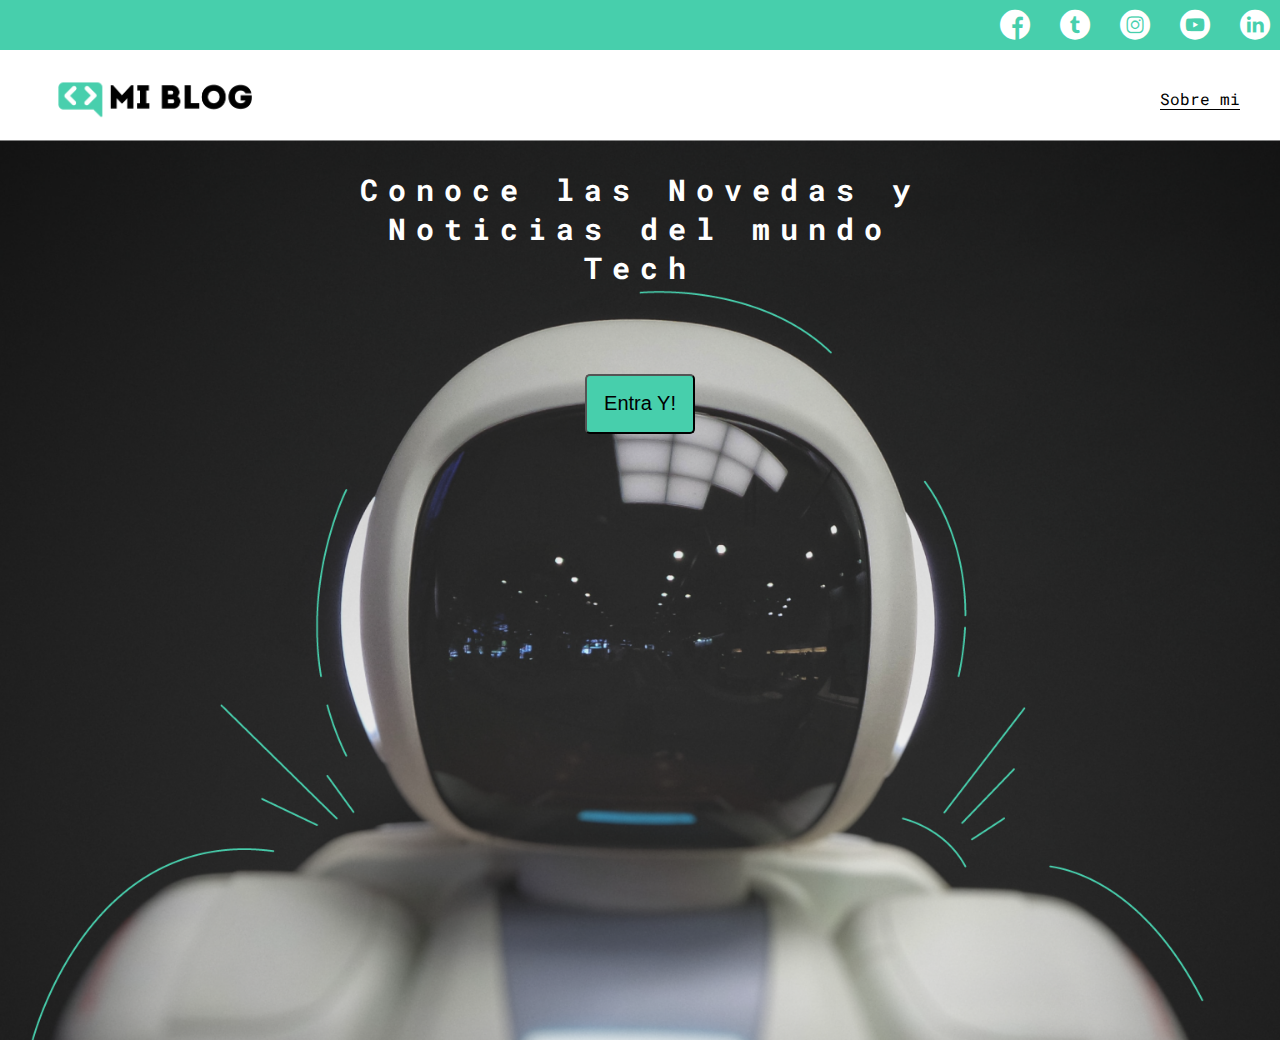
<file: index.html>
<!DOCTYPE html>
<html lang="en">
<head>
    <meta charset="UTF-8">
    <meta name="viewport" content="width=device-width, initial-scale=1.0">
    <title>Document</title>
    <link rel="stylesheet" href="/css/main.css" >
    <link rel="stylesheet" href="/css/font/flaticon.css">
</head>
<body>

<header>
    <section class="header-icons-container">
        <div class="icons">
            <a href=""><span class="flaticon-001-facebook"></span></a>
            <a href=""><span class="flaticon-002-twitter"></span></a>
            <a href=""><span class="flaticon-011-instagram"></span></a>
            <a href=""><span class="flaticon-008-youtube"></span></a>
            <a href=""><span class="flaticon-010-linkedin"></span></a>
        </div>
    </section>
    <nav>
        <section class="nav-logo-container">
            <a href=""><img src="/assets/img/Logo-negro.png" alt="Logo Institucional"></a>
        </section>
        <section class="profile-link">
            <a href="perfil.html">Sobre mi</a>
        </section>
    </nav>
</header>
<main class="home-main">
    <section >
        <p class="home-main-text">Conoce las Novedas y Noticias del mundo Tech</p>
        <button class="home-main-button" type="button">Entra Y!</button>
    </section>
</main>
</body>
</html>
</file>
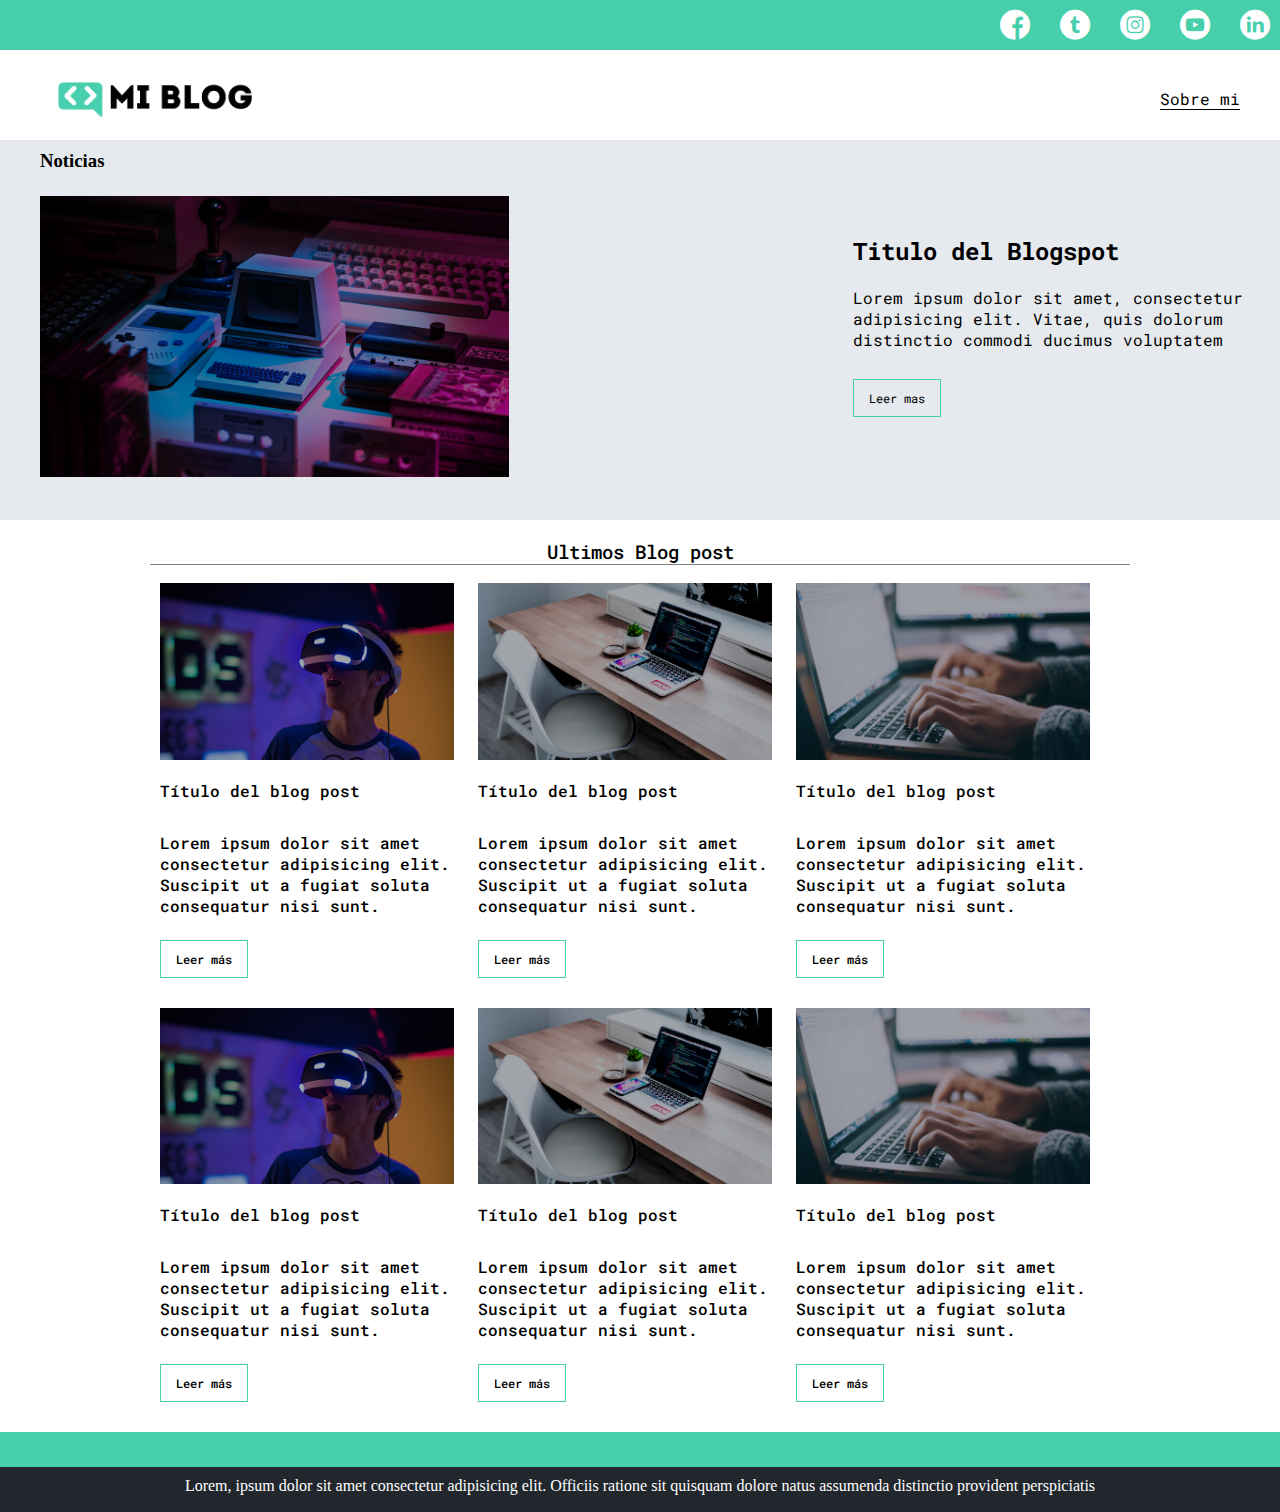
<file: blogs.html>
<!DOCTYPE html>
<html lang="en">
<head>
    <meta charset="UTF-8">
    <meta name="viewport" content="width=device-width, initial-scale=1.0">
    <title>Document</title>
    <link rel="stylesheet" href="/css/main.css" >
    <link rel="stylesheet" href="/css/font/flaticon.css">
</head>
<body>

<header>
    <section class="header-icons-container">
        <div class="icons">
            <a href=""><span class="flaticon-001-facebook"></span></a>
            <a href=""><span class="flaticon-002-twitter"></span></a>
            <a href=""><span class="flaticon-011-instagram"></span></a>
            <a href=""><span class="flaticon-008-youtube"></span></a>
            <a href=""><span class="flaticon-010-linkedin"></span></a>
        </div>
    </section>
    <nav>
        <section class="nav-logo-container">
            <a href=""><img src="/assets/img/Logo-negro.png" alt="Logo Institucional"></a>
        </section>
        <section class="profile-link">
            <a href="perfil.html">Sobre mi</a>
        </section>
    </nav>
</header>
<main class="blogs-main">
        <section class="blogs-main-news">
            <div>
                <h3>Noticias</h3>
                <img src="assets/img/main-news-img.png" alt="">
            </div>
            <div class="blogs-main-info">
                <h2>Titulo del Blogspot</h2>
                <p>Lorem ipsum dolor sit amet, consectetur adipisicing elit. Vitae, quis dolorum distinctio commodi ducimus voluptatem</p>
                <a class="buttons-blogs" href="http://">Leer mas</a>
            </div>

        </section>

        <section class="blogs-posts-container">
            <div class="grid-container">
                <h3>Ultimos Blog post</h3>
                <article class="post-container">
                    <img src="assets/img/post-1.png" alt="">
                    <p>Título del blog post</p>
                    <p>Lorem ipsum dolor sit amet consectetur adipisicing elit. Suscipit ut a fugiat soluta consequatur nisi sunt.</p>
                    <a href="" class="buttons-blogs">Leer más</a>
                </article>
                <article class="post-container">
                    <img src="assets/img/post-2.png" alt="">
                    <p>Título del blog post</p>
                    <p>Lorem ipsum dolor sit amet consectetur adipisicing elit. Suscipit ut a fugiat soluta consequatur nisi sunt.</p>
                    <a href="" class="buttons-blogs">Leer más</a>
                </article>
                <article class="post-container">
                    <img src="assets/img/post-3.png" alt="">
                    <p>Título del blog post</p>
                    <p>Lorem ipsum dolor sit amet consectetur adipisicing elit. Suscipit ut a fugiat soluta consequatur nisi sunt.</p>
                    <a href="" class="buttons-blogs">Leer más</a>
                </article>
                <article class="post-container">
                    <img src="assets/img/post-1.png" alt="">
                    <p>Título del blog post</p>
                    <p>Lorem ipsum dolor sit amet consectetur adipisicing elit. Suscipit ut a fugiat soluta consequatur nisi sunt.</p>
                    <a href="" class="buttons-blogs">Leer más</a>
                </article>
                <article class="post-container">
                    <img src="assets/img/post-2.png" alt="">
                    <p>Título del blog post</p>
                    <p>Lorem ipsum dolor sit amet consectetur adipisicing elit. Suscipit ut a fugiat soluta consequatur nisi sunt.</p>
                    <a href="" class="buttons-blogs">Leer más</a>
                </article>
                <article class="post-container">
                    <img src="assets/img/post-3.png" alt="">
                    <p>Título del blog post</p>
                    <p>Lorem ipsum dolor sit amet consectetur adipisicing elit. Suscipit ut a fugiat soluta consequatur nisi sunt.</p>
                    <a href="" class="buttons-blogs">Leer más</a>
                </article>
            </div>
        </section>
        </section>
    </main>
    <footer>
        Lorem, ipsum dolor sit amet consectetur adipisicing elit. Officiis ratione sit quisquam dolore natus assumenda distinctio provident perspiciatis 
    </footer>

</body>
</html>
</file>
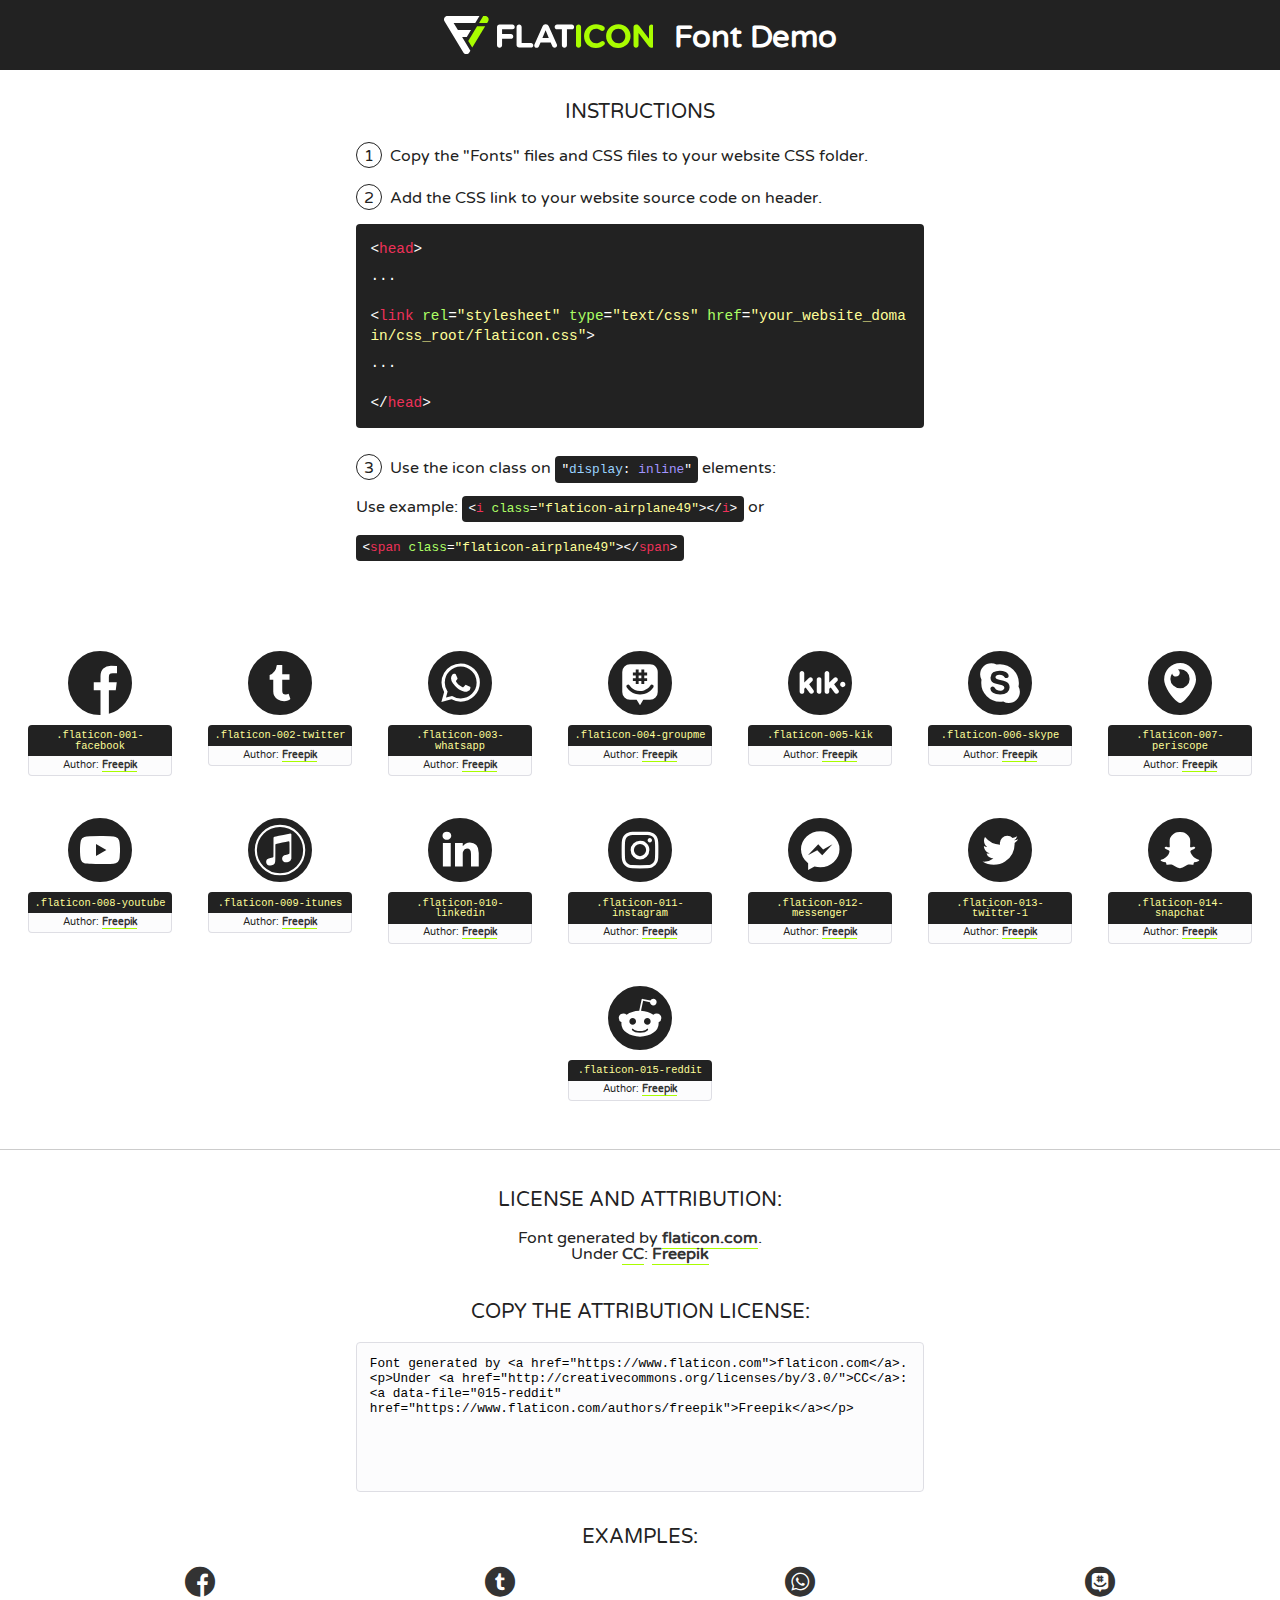
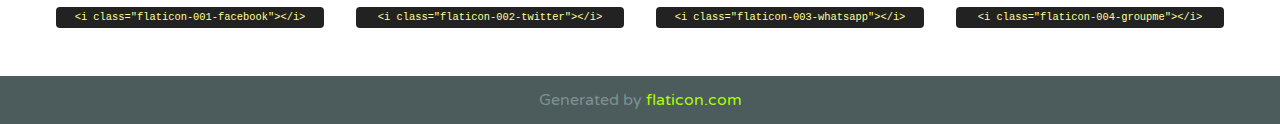
<file: css/font/flaticon.html>
<!DOCTYPE html>
<!--
  Flaticon icon font: Flaticon
  Creation date: 20/12/2018 09:27
-->
<html>
<!DOCTYPE html>
<html>

<head>
    <title>Flaticon WebFont</title>
    <link href="http://fonts.googleapis.com/css?family=Varela+Round" rel="stylesheet" type="text/css" />
    <link rel="stylesheet" type="text/css" href="flaticon.css">
    <meta charset="UTF-8">
    <style>
    html, body, div, span, applet, object, iframe,
    h1, h2, h3, h4, h5, h6, p, blockquote, pre,
    a, abbr, acronym, address, big, cite, code,
    del, dfn, em, img, ins, kbd, q, s, samp,
    small, strike, strong, sub, sup, tt, var,
    b, u, i, center,
    dl, dt, dd, ol, ul, li,
    fieldset, form, label, legend,
    table, caption, tbody, tfoot, thead, tr, th, td,
    article, aside, canvas, details, embed, 
    figure, figcaption, footer, header, hgroup, 
    menu, nav, output, ruby, section, summary,
    time, mark, audio, video {
        margin: 0;
        padding: 0;
        border: 0;
        font-size: 100%;
        font: inherit;
        vertical-align: baseline;
    }
    /* HTML5 display-role reset for older browsers */
    article, aside, details, figcaption, figure, 
    footer, header, hgroup, menu, nav, section {
        display: block;
    }
    body {
        line-height: 1;
    }
    ol, ul {
        list-style: none;
    }
    blockquote, q {
        quotes: none;
    }
    blockquote:before, blockquote:after,
    q:before, q:after {
        content: '';
        content: none;
    }
    table {
        border-collapse: collapse;
        border-spacing: 0;
    }
    body {
        font-family: 'Varela Round', Helvetica, Arial, sans-serif;
        font-size: 16px;
        color: #222;
    }
    a {
        color: #333;
        border-bottom: 1px solid #a9fd00;
        font-weight: bold;
        text-decoration: none;
    }
    * {
        -moz-box-sizing: border-box;
        -webkit-box-sizing: border-box;
        box-sizing: border-box;
        margin: 0;
        padding: 0;
    }
    [class^="flaticon-"]:before, [class*=" flaticon-"]:before, [class^="flaticon-"]:after, [class*=" flaticon-"]:after {
        font-family: Flaticon;
        font-size: 30px;
        font-style: normal;
        margin-left: 20px;
        color: #333;
    }
    .wrapper {
        max-width: 600px;
        margin: auto;
        padding: 0 1em;
    }
    .title {
        font-size: 1.25em;
        text-align: center;
        margin-bottom: 1em;
        text-transform: uppercase;
    }
    header {
        text-align: center;
        background-color: #222;
        color: #fff;
        padding: 1em;
    }
    header .logo {
        width: 210px;
        height: 38px;
        display: inline-block;
        vertical-align: middle;
        margin-right: 1em;
        border: none;
    }
    header strong {
        font-size: 1.95em;
        font-weight: bold;
        vertical-align: middle;
        margin-top: 5px;
        display: inline-block;
    }
    .demo {
        margin: 2em auto;
        line-height: 1.25em;
    }
    .demo ul li {
        margin-bottom: 1em;
    }
    .demo ul li .num {
        color: #222;
        border-radius: 20px;
        display: inline-block;
        width: 26px;
        padding: 3px;
        height: 26px;
        text-align: center;
        margin-right: 0.5em;
        border: 1px solid #222;
    }
    .demo ul li code {
        background-color: #222;
        border-radius: 4px;
        padding: 0.25em 0.5em;
        display: inline-block;
        color: #fff;
        font-family: Consolas,Monaco,Lucida Console,Liberation Mono,DejaVu Sans Mono,Bitstream Vera Sans Mono,Courier New, monospace;
        font-weight: lighter;
        margin-top: 1em;
        font-size: 0.8em;
        word-break: break-all;
    }
    .demo ul li code.big {
        padding: 1em;
        font-size: 0.9em;
    }
    .demo ul li code .red {
        color: #EF3159;
    }
    .demo ul li code .green {
        color: #ACFF65;
    }
    .demo ul li code .yellow {
        color: #FFFF99;
    }
    .demo ul li code .blue {
        color: #99D3FF;
    }
    .demo ul li code .purple {
        color: #A295FF;
    }
    .demo ul li code .dots {
        margin-top: 0.5em;
        display: block;
    }
    #glyphs {
        border-bottom: 1px solid #ccc;
        padding: 2em 0;
        text-align: center;
    }
    .glyph {
        display: inline-block;
        width: 9em;
        margin: 1em;
        text-align: center;
        vertical-align: top;
        background: #FFF;
    }
    .glyph .glyph-icon {
        padding: 10px;
        display: block;
        font-family:"Flaticon";
        font-size: 64px;
        line-height: 1;
    }
    .glyph .glyph-icon:before {
        font-size: 64px;
        color: #222;
        margin-left: 0;
    }
    .class-name {
        font-size: 0.65em;
        background-color: #222;
        color: #fff;
        border-radius: 4px 4px 0 0;
        padding: 0.5em;
        color: #FFFF99;
        font-family: Consolas,Monaco,Lucida Console,Liberation Mono,DejaVu Sans Mono,Bitstream Vera Sans Mono,Courier New, monospace;
    }
    .author-name {
        font-size: 0.6em;
        background-color: #fcfcfd;
        border: 1px solid #DEDEE4;
        border-top: 0;
        border-radius: 0 0 4px 4px;
        padding: 0.5em;
    }
    .class-name:last-child {
        font-size: 10px;
        color:#888;
    }
    .class-name:last-child a {
        font-size: 10px;
        color:#555;
    }
    .class-name:last-child a:hover {
        color:#a9fd00;
    }
    .glyph > input {
        display: block;
        width: 100px;
        margin: 5px auto;
        text-align: center;
        font-size: 12px;
        cursor: text;
    }
    .glyph > input.icon-input {
        font-family:"Flaticon";
        font-size: 16px;
        margin-bottom: 10px;
    }
    .attribution .title {
        margin-top: 2em;
    }
    .attribution textarea {
        background-color: #fcfcfd;
        padding: 1em;
        border: none;
        box-shadow: none;
        border: 1px solid #DEDEE4;
        border-radius: 4px;
        resize: none;
        width: 100%;
        height: 150px;
        font-size: 0.8em;
        font-family: Consolas,Monaco,Lucida Console,Liberation Mono,DejaVu Sans Mono,Bitstream Vera Sans Mono,Courier New, monospace;
        -webkit-appearance: none;
    }
    .iconsuse {
        margin: 2em auto;
        text-align: center;
        max-width: 1200px;
    }
    .iconsuse:after {
        content: '';
        display: table;
        clear: both;
    }
    .iconsuse .image {
        float: left;
        width: 25%;
        padding: 0 1em;
    }
    .iconsuse .image p {
        margin-bottom: 1em;
    }
    .iconsuse .image span {
        display: block;
        font-size: 0.65em;
        background-color: #222;
        color: #fff;
        border-radius: 4px;
        padding: 0.5em;
        color: #FFFF99;
        margin-top: 1em;
        font-family: Consolas,Monaco,Lucida Console,Liberation Mono,DejaVu Sans Mono,Bitstream Vera Sans Mono,Courier New, monospace;
    }
    #footer {
        text-align: center;
        background-color: #4C5B5C;
        color: #7c9192;
        padding: 1em;
    }
    #footer a {
        border: none;
        color: #a9fd00;
        font-weight: normal;
    }
    @media (max-width: 960px) {
        .iconsuse .image {
            width: 50%;
        }
    }
    @media (max-width: 560px) {
        .iconsuse .image {
            width: 100%;
        }
    }
    </style>
</head>

<body class="characters-off">

    <header>
        <a href="https://www.flaticon.com" target="_blank" class="logo">
            <svg version="1.1" xmlns="http://www.w3.org/2000/svg" xmlns:xlink="http://www.w3.org/1999/xlink" xmlns:a="http://ns.adobe.com/AdobeSVGViewerExtensions/3.0/" viewBox="0 0 560.875 102.036" enable-background="new 0 0 560.875 102.036" xml:space="preserve">
                <defs>
                </defs>
                <g>
                    <g class="letters">
                        <path fill="#ffffff" d="M141.596,29.675c0-3.777,2.985-6.767,6.764-6.767h34.438c3.426,0,6.15,2.728,6.15,6.15
                        c0,3.43-2.724,6.149-6.15,6.149h-27.674v13.091h23.719c3.429,0,6.151,2.724,6.151,6.15c0,3.43-2.723,6.149-6.151,6.149h-23.719
                        v17.574c0,3.773-2.986,6.761-6.764,6.761c-3.779,0-6.764-2.989-6.764-6.761V29.675z"></path>
                        <path fill="#ffffff" d="M193.844,29.149c0-3.781,2.985-6.767,6.764-6.767c3.776,0,6.763,2.985,6.763,6.767v42.957h25.039
                        c3.426,0,6.149,2.726,6.149,6.153c0,3.425-2.723,6.15-6.149,6.15h-31.802c-3.779,0-6.764-2.986-6.764-6.768V29.149z"></path>
                        <path fill="#ffffff" d="M241.891,75.71l21.438-48.407c1.492-3.341,4.215-5.357,7.906-5.357h0.792
                        c3.686,0,6.323,2.017,7.815,5.357l21.439,48.407c0.436,0.967,0.701,1.845,0.701,2.723c0,3.602-2.809,6.501-6.414,6.501
                        c-3.161,0-5.269-1.845-6.499-4.655l-4.132-9.661h-27.059l-4.301,10.102c-1.144,2.631-3.426,4.214-6.237,4.214
                        c-3.517,0-6.24-2.81-6.24-6.325C241.1,77.64,241.451,76.677,241.891,75.71z M279.932,58.666l-8.521-20.297l-8.526,20.297H279.932
                        z"></path>
                        <path fill="#ffffff" d="M314.864,35.387H301.86c-3.429,0-6.239-2.813-6.239-6.238c0-3.429,2.811-6.24,6.239-6.24h39.533
                        c3.426,0,6.237,2.811,6.237,6.24c0,3.425-2.811,6.238-6.237,6.238h-13.001v42.785c0,3.773-2.99,6.761-6.764,6.761
                        c-3.779,0-6.764-2.989-6.764-6.761V35.387z"></path>
                        <path fill="#A9FD00" d="M352.615,29.149c0-3.781,2.985-6.767,6.767-6.767c3.774,0,6.761,2.985,6.761,6.767v49.024
                        c0,3.773-2.987,6.761-6.761,6.761c-3.781,0-6.767-2.989-6.767-6.761V29.149z"></path>
                        <path fill="#A9FD00" d="M374.132,53.836v-0.179c0-17.481,13.178-31.801,32.065-31.801c9.22,0,15.459,2.458,20.557,6.238
                        c1.402,1.054,2.637,2.985,2.637,5.357c0,3.692-2.985,6.59-6.681,6.59c-1.845,0-3.071-0.702-4.044-1.319
                        c-3.776-2.813-7.729-4.393-12.562-4.393c-10.364,0-17.831,8.611-17.831,19.154v0.173c0,10.542,7.291,19.329,17.831,19.329
                        c5.715,0,9.492-1.756,13.359-4.834c1.049-0.874,2.458-1.491,4.039-1.491c3.429,0,6.325,2.813,6.325,6.236
                        c0,2.106-1.056,3.78-2.282,4.834c-5.539,4.834-12.036,7.733-21.878,7.733C387.572,85.464,374.132,71.493,374.132,53.836z"></path>
                        <path fill="#A9FD00" d="M433.009,53.836v-0.179c0-17.481,13.79-31.801,32.766-31.801c18.981,0,32.592,14.143,32.592,31.628v0.173
                        c0,17.483-13.785,31.807-32.769,31.807C446.625,85.464,433.009,71.32,433.009,53.836z M484.224,53.836v-0.179
                        c0-10.539-7.725-19.326-18.626-19.326c-10.893,0-18.449,8.611-18.449,19.154v0.173c0,10.542,7.73,19.329,18.626,19.329
                        C476.676,72.986,484.224,64.378,484.224,53.836z"></path>
                        <path fill="#A9FD00" d="M506.233,29.321c0-3.774,2.99-6.763,6.767-6.763h1.401c3.252,0,5.183,1.583,7.029,3.953l26.093,34.265
                        V29.059c0-3.692,2.99-6.677,6.681-6.677c3.683,0,6.671,2.985,6.671,6.677v48.934c0,3.78-2.987,6.765-6.764,6.765h-0.436
                        c-3.257,0-5.188-1.581-7.034-3.953l-27.056-35.492v32.944c0,3.687-2.985,6.676-6.678,6.676c-3.683,0-6.673-2.989-6.673-6.676
                        V29.321z"></path>
                    </g>
                    <g class="insignia">
                        <path fill="#ffffff" d="M48.372,56.137h12.517l11.156-18.537H37.186L25.688,18.539h57.825L94.668,0H9.271
                        C5.925,0,2.842,1.801,1.198,4.716c-1.644,2.907-1.593,6.482,0.134,9.343l50.38,83.501c1.678,2.781,4.689,4.476,7.938,4.476
                        c3.246,0,6.257-1.695,7.935-4.476l2.898-4.804L48.372,56.137z"></path>
                        <g class="i">
                            <path fill="#A9FD00" d="M93.575,18.539h0.031v0.004l21.652,0.004l2.705-4.488c1.727-2.861,1.778-6.436,0.133-9.343
                            C116.454,1.801,113.371,0,110.026,0h-5.294L93.575,18.539z"></path>
                            <polygon fill="#A9FD00" points="88.291,27.356 64.725,66.486 75.519,84.404 109.942,27.356"></polygon>
                        </g>
                    </g>
                </g>
            </svg>
        </a>
        <strong>Font Demo</strong>
    </header>


    <section class="demo wrapper">

        <p class="title">Instructions</p>

        <ul>
            <li>
                <span class="num">1</span>Copy the "Fonts" files and CSS files to your website CSS folder.
            </li>
            <li>
                <span class="num">2</span>Add the CSS link to your website source code on header.
                <code class="big">
                    &lt;<span class="red">head</span>&gt;
                    <br/><span class="dots">...</span>
                    <br/>&lt;<span class="red">link</span> <span class="green">rel</span>=<span class="yellow">"stylesheet"</span> <span class="green">type</span>=<span class="yellow">"text/css"</span> <span class="green">href</span>=<span class="yellow">"your_website_domain/css_root/flaticon.css"</span>&gt;
                    <br/><span class="dots">...</span>
                    <br/>&lt;/<span class="red">head</span>&gt;
                </code>
            </li>

            <li>
                <p>
                    <span class="num">3</span>Use the icon class on <code>"<span class="blue">display</span>:<span class="purple"> inline</span>"</code> elements:
                    <br />
                    Use example: <code>&lt;<span class="red">i</span> <span class="green">class</span>=<span class="yellow">&quot;flaticon-airplane49&quot;</span>&gt;&lt;/<span class="red">i</span>&gt;</code> or <code>&lt;<span class="red">span</span> <span class="green">class</span>=<span class="yellow">&quot;flaticon-airplane49&quot;</span>&gt;&lt;/<span class="red">span</span>&gt;</code>
            </li>
        </ul>

    </section>




   <section id="glyphs">          
    
      
        <div class="glyph"><div class="glyph-icon flaticon-001-facebook"></div>
            <div class="class-name">.flaticon-001-facebook</div>
            <div class="author-name">Author: <a data-file="001-facebook" href="https://www.flaticon.com/authors/freepik">Freepik</a> </div> 
        </div>        
        
        <div class="glyph"><div class="glyph-icon flaticon-002-twitter"></div>
            <div class="class-name">.flaticon-002-twitter</div>
            <div class="author-name">Author: <a data-file="002-twitter" href="https://www.flaticon.com/authors/freepik">Freepik</a> </div> 
        </div>        
        
        <div class="glyph"><div class="glyph-icon flaticon-003-whatsapp"></div>
            <div class="class-name">.flaticon-003-whatsapp</div>
            <div class="author-name">Author: <a data-file="003-whatsapp" href="https://www.flaticon.com/authors/freepik">Freepik</a> </div> 
        </div>        
        
        <div class="glyph"><div class="glyph-icon flaticon-004-groupme"></div>
            <div class="class-name">.flaticon-004-groupme</div>
            <div class="author-name">Author: <a data-file="004-groupme" href="https://www.flaticon.com/authors/freepik">Freepik</a> </div> 
        </div>        
        
        <div class="glyph"><div class="glyph-icon flaticon-005-kik"></div>
            <div class="class-name">.flaticon-005-kik</div>
            <div class="author-name">Author: <a data-file="005-kik" href="https://www.flaticon.com/authors/freepik">Freepik</a> </div> 
        </div>        
        
        <div class="glyph"><div class="glyph-icon flaticon-006-skype"></div>
            <div class="class-name">.flaticon-006-skype</div>
            <div class="author-name">Author: <a data-file="006-skype" href="https://www.flaticon.com/authors/freepik">Freepik</a> </div> 
        </div>        
        
        <div class="glyph"><div class="glyph-icon flaticon-007-periscope"></div>
            <div class="class-name">.flaticon-007-periscope</div>
            <div class="author-name">Author: <a data-file="007-periscope" href="https://www.flaticon.com/authors/freepik">Freepik</a> </div> 
        </div>        
        
        <div class="glyph"><div class="glyph-icon flaticon-008-youtube"></div>
            <div class="class-name">.flaticon-008-youtube</div>
            <div class="author-name">Author: <a data-file="008-youtube" href="https://www.flaticon.com/authors/freepik">Freepik</a> </div> 
        </div>        
        
        <div class="glyph"><div class="glyph-icon flaticon-009-itunes"></div>
            <div class="class-name">.flaticon-009-itunes</div>
            <div class="author-name">Author: <a data-file="009-itunes" href="https://www.flaticon.com/authors/freepik">Freepik</a> </div> 
        </div>        
        
        <div class="glyph"><div class="glyph-icon flaticon-010-linkedin"></div>
            <div class="class-name">.flaticon-010-linkedin</div>
            <div class="author-name">Author: <a data-file="010-linkedin" href="https://www.flaticon.com/authors/freepik">Freepik</a> </div> 
        </div>        
        
        <div class="glyph"><div class="glyph-icon flaticon-011-instagram"></div>
            <div class="class-name">.flaticon-011-instagram</div>
            <div class="author-name">Author: <a data-file="011-instagram" href="https://www.flaticon.com/authors/freepik">Freepik</a> </div> 
        </div>        
        
        <div class="glyph"><div class="glyph-icon flaticon-012-messenger"></div>
            <div class="class-name">.flaticon-012-messenger</div>
            <div class="author-name">Author: <a data-file="012-messenger" href="https://www.flaticon.com/authors/freepik">Freepik</a> </div> 
        </div>        
        
        <div class="glyph"><div class="glyph-icon flaticon-013-twitter-1"></div>
            <div class="class-name">.flaticon-013-twitter-1</div>
            <div class="author-name">Author: <a data-file="013-twitter-1" href="https://www.flaticon.com/authors/freepik">Freepik</a> </div> 
        </div>        
        
        <div class="glyph"><div class="glyph-icon flaticon-014-snapchat"></div>
            <div class="class-name">.flaticon-014-snapchat</div>
            <div class="author-name">Author: <a data-file="014-snapchat" href="https://www.flaticon.com/authors/freepik">Freepik</a> </div> 
        </div>        
        
        <div class="glyph"><div class="glyph-icon flaticon-015-reddit"></div>
            <div class="class-name">.flaticon-015-reddit</div>
            <div class="author-name">Author: <a data-file="015-reddit" href="https://www.flaticon.com/authors/freepik">Freepik</a> </div> 
        </div>        
        

    </section>



    <section class="attribution wrapper"   style="text-align:center;">

      <div class="title">License and attribution:</div><div class="attrDiv">Font generated by <a href="https://www.flaticon.com">flaticon.com</a>. <div><p>Under <a href="http://creativecommons.org/licenses/by/3.0/">CC</a>: <a data-file="015-reddit" href="https://www.flaticon.com/authors/freepik">Freepik</a></p>  </div>
      </div>
      <div class="title">Copy the Attribution License:</div>

    <textarea onclick="this.focus();this.select();">Font generated by &lt;a href=&quot;https://www.flaticon.com&quot;&gt;flaticon.com&lt;/a&gt;. <p>Under <a href="http://creativecommons.org/licenses/by/3.0/">CC</a>: <a data-file="015-reddit" href="https://www.flaticon.com/authors/freepik">Freepik</a></p>  
     </textarea>

    </section>

    <section class="iconsuse">

          <div class="title">Examples:</div>            
             
            <div class="image">
                <p>
                    <i class="glyph-icon flaticon-001-facebook"></i> 
                    <span>&lt;i class=&quot;flaticon-001-facebook&quot;&gt;&lt;/i&gt;</span>
                </p>
            </div>
            
            <div class="image">
                <p>
                    <i class="glyph-icon flaticon-002-twitter"></i> 
                    <span>&lt;i class=&quot;flaticon-002-twitter&quot;&gt;&lt;/i&gt;</span>
                </p>
            </div>
            
            <div class="image">
                <p>
                    <i class="glyph-icon flaticon-003-whatsapp"></i> 
                    <span>&lt;i class=&quot;flaticon-003-whatsapp&quot;&gt;&lt;/i&gt;</span>
                </p>
            </div>
            
            <div class="image">
                <p>
                    <i class="glyph-icon flaticon-004-groupme"></i> 
                    <span>&lt;i class=&quot;flaticon-004-groupme&quot;&gt;&lt;/i&gt;</span>
                </p>
            </div>
                       
        </div>
                            
    </section>

<div id="footer">
    <div>Generated by <a href="https://www.flaticon.com">flaticon.com</a>
    </div>
</div>



</body>
</html>
</file>
<file: css/main.css>
@import url('https://fonts.googleapis.com/css2?family=Roboto+Mono:wght@400;500;700&family=Roboto+Slab:wght@400;500;700&family=Roboto:wght@400;500;700&display=swap');

body{
    margin:0;
    padding:0;
    width: 100vw;
    height: 100vh;
}
.grid-container {
    max-width: 980px;
    margin: auto;
}

a{
    text-decoration: none;
    color: black;
    font-family: 'Roboto Mono', monospace;

}

header{
    width: 100%;
    height: 140px ;
    display: grid;
    grid-template-rows: 1fr 1fr;

}
.header-icons-container{
    background-color: #47cfac;
    width: 100%;
    height: 50px;
}
.icons{
    display: flex;
    justify-content: flex-end;
    align-items: center;
    height:50px;
}
.icons a {
    margin-right: 10px;
    color: white;
}
nav{
width: 100%;
height: auto;
display: flex;
justify-content: space-between;
align-items: center;

}
nav .nav-logo-container img{
    width: 250px;
    margin-left: 30px;
}
nav .profile-link{
    margin-right: 40px;
}
nav .profile-link a {
    color: black;
    border-bottom:  1px solid black;
}

.home-main{
    background-image: url("../assets/img/Cover.png");
    width: 100%;
    height: 100vh;
    background-size: cover;
    background-repeat: no-repeat;
    background-position: center;
    display: grid;
    grid-template-columns: 1fr 2fr 1fr;

}
main section{
    display: grid;
    grid-template-rows: 1fr 1fr;
    grid-column: 2;
    width: 100%;
    height:350px;
    align-items: center;

}
main section .home-main-text{
    font-family: 'Roboto Mono', monospace;
    grid-row: 1;
    font-size: 30px;
    text-align: center;
    font-weight: 700;
    letter-spacing: 10px;
    color: white;
}
main section .home-main-button{
    grid-row: 2;
    width: 110px;
    height: 60px;
    background-color: #47cfac;
    color: black;
    border-radius: 5px;
    font-size: 20px;
    font-weight: 400;
    justify-self: center;
}


.blogs-main{

    display: grid;

}

.blogs-main-news{
    display: grid;
    grid-template-columns: 2fr 1fr;
    background-color: #e6e9ed;
    height:380px  ;
   
}
.blogs-news-img-container {
    grid-column: 1;
}

.blogs-news-info-container {
    grid-column: 2;
}
.blogs-main-news h3 {
    margin-top: 10px;
    margin-left: 40px;
}
.blogs-main-news p {
    padding-bottom: 20px;
}
.blogs-main-news img {
    width: 55%;
    margin-left: 40px;
    margin-top: 5px;
}
.blogs-main-news .blogs-main-info{
    font-family: 'Roboto Mono', monospace;
}

.buttons-blogs{
    border: 1px solid #47cfac;
    padding: 10px 15px;
    font-size: 12px;
}
.blogs-posts-container{
height: auto;
display: block;
}
.blogs-posts-container .post-container{
    display: inline-block;
    max-width: 30%;;
    font-family: 'Roboto Mono', monospace;
    font-weight: 500;
    padding: 0 10px 40px;


}
.blogs-posts-container .post-container img{
    width: 100%;
}

.blogs-posts-container .post-container p {
    padding-bottom: 15px;
}
.blogs-posts-container h3{
    font-family: 'Roboto Mono', monospace;
    font-weight: 500;
    border-bottom: 1px solid gray;
    text-align: center;

}
footer{
    width: 100%;
    height:35px ;
    background-color: #22272d;
    border-top: 35px solid  #47cfac;
    text-align: center;
    margin-bottom: 0px;
   padding-top: 10px;
   color: white;
    
}
</file>
<file: css/font/flaticon.css>
/*
  	Flaticon icon font: Flaticon
  	Creation date: 20/12/2018 09:27
  	*/

@font-face {
  font-family: "Flaticon";
  src: url("./Flaticon.eot");
  src: url("./Flaticon.eot?#iefix") format("embedded-opentype"),
       url("./Flaticon.woff") format("woff"),
       url("./Flaticon.ttf") format("truetype"),
       url("./Flaticon.svg#Flaticon") format("svg");
  font-weight: normal;
  font-style: normal;
}

@media screen and (-webkit-min-device-pixel-ratio:0) {
  @font-face {
    font-family: "Flaticon";
    src: url("./Flaticon.svg#Flaticon") format("svg");
  }
}

[class^="flaticon-"]:before, [class*=" flaticon-"]:before,
[class^="flaticon-"]:after, [class*=" flaticon-"]:after {   
  font-family: Flaticon;
        font-size: 30px;
font-style: normal;
margin-left: 20px;
}

.flaticon-001-facebook:before { content: "\f100"; }
.flaticon-002-twitter:before { content: "\f101"; }
.flaticon-003-whatsapp:before { content: "\f102"; }
.flaticon-004-groupme:before { content: "\f103"; }
.flaticon-005-kik:before { content: "\f104"; }
.flaticon-006-skype:before { content: "\f105"; }
.flaticon-007-periscope:before { content: "\f106"; }
.flaticon-008-youtube:before { content: "\f107"; }
.flaticon-009-itunes:before { content: "\f108"; }
.flaticon-010-linkedin:before { content: "\f109"; }
.flaticon-011-instagram:before { content: "\f10a"; }
.flaticon-012-messenger:before { content: "\f10b"; }
.flaticon-013-twitter-1:before { content: "\f10c"; }
.flaticon-014-snapchat:before { content: "\f10d"; }
.flaticon-015-reddit:before { content: "\f10e"; }
</file>
